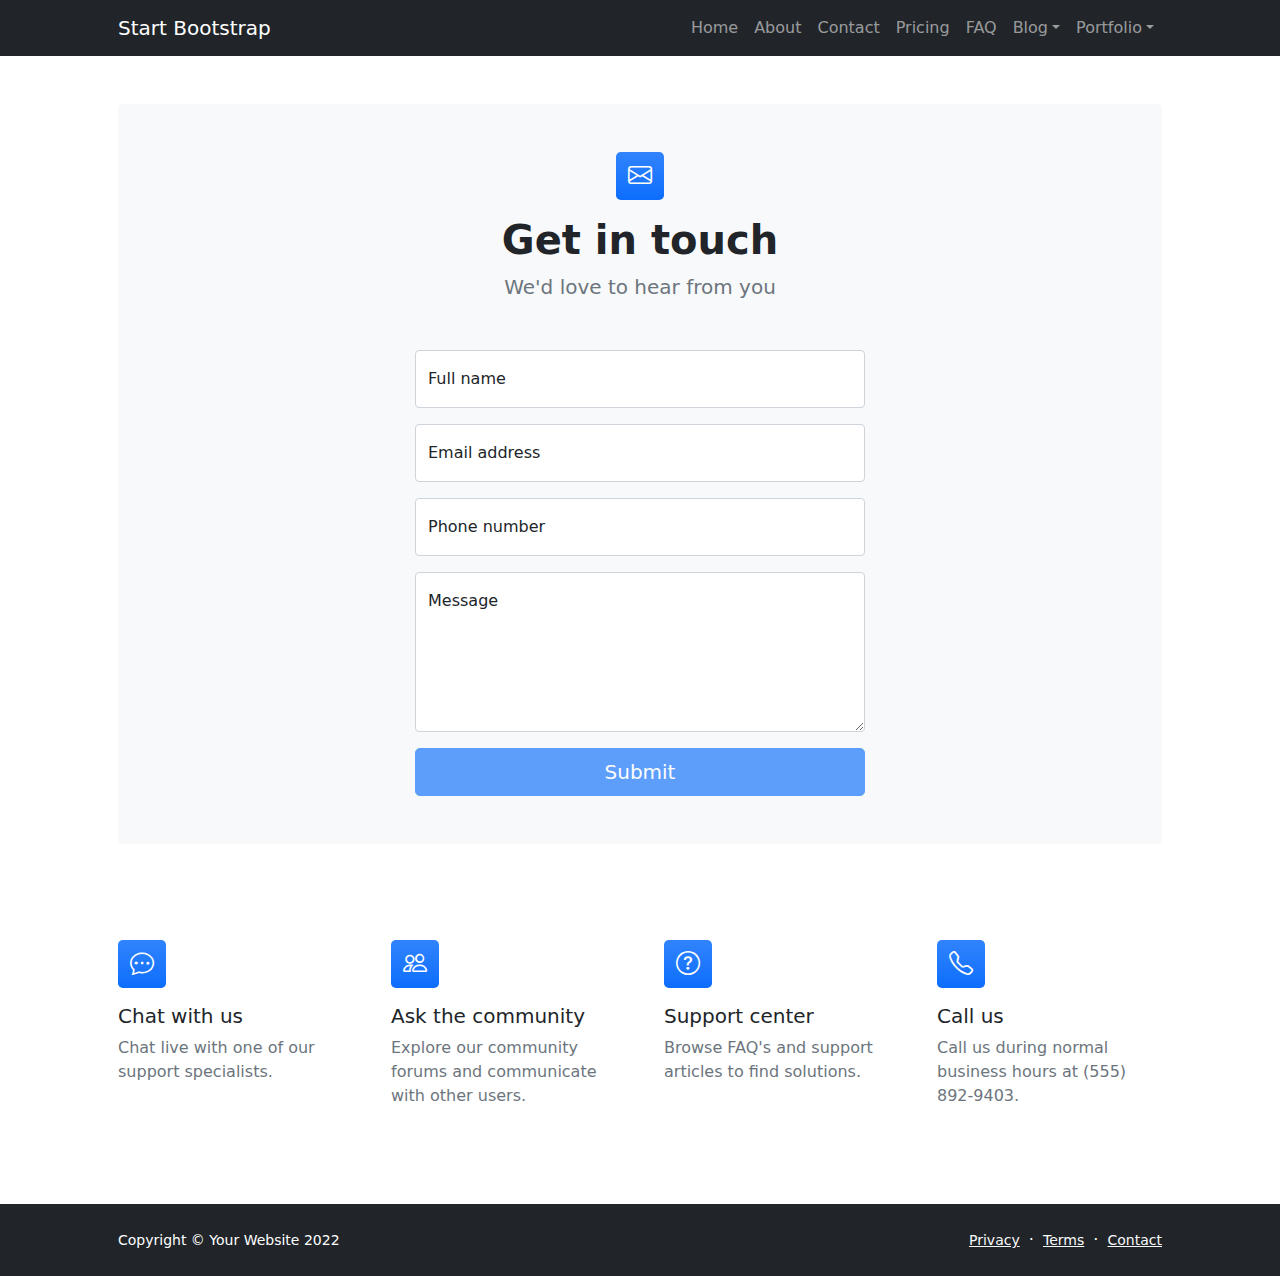
<file: _archive/contact.html>
<!DOCTYPE html>
<html lang="en">
    <head>
        <meta charset="utf-8" />
        <meta name="viewport" content="width=device-width, initial-scale=1, shrink-to-fit=no" />
        <meta name="description" content />
        <meta name="author" content />
        <title>Modern Business - Start Bootstrap Template</title>
        <!-- Favicon-->
        <link rel="icon" type="image/x-icon" href="assets/favicon.ico" />
        <!-- Bootstrap icons-->
        <link href="https://cdn.jsdelivr.net/npm/bootstrap-icons@1.5.0/font/bootstrap-icons.css" rel="stylesheet" />
        <!-- Core theme CSS (includes Bootstrap)-->
        <link href="css/styles.css" rel="stylesheet" />
    </head>
    <body class="d-flex flex-column">
        <main class="flex-shrink-0">
            <!-- Navigation-->
            <nav class="navbar navbar-expand-lg navbar-dark bg-dark">
                <div class="container px-5">
                    <a class="navbar-brand" href="index.html">Start Bootstrap</a>
                    <button class="navbar-toggler" type="button" data-bs-toggle="collapse" data-bs-target="#navbarSupportedContent" aria-controls="navbarSupportedContent" aria-expanded="false" aria-label="Toggle navigation"><span class="navbar-toggler-icon"></span></button>
                    <div class="collapse navbar-collapse" id="navbarSupportedContent">
                        <ul class="navbar-nav ms-auto mb-2 mb-lg-0">
                            <li class="nav-item"><a class="nav-link" href="index.html">Home</a></li>
                            <li class="nav-item"><a class="nav-link" href="about.html">About</a></li>
                            <li class="nav-item"><a class="nav-link" href="contact.html">Contact</a></li>
                            <li class="nav-item"><a class="nav-link" href="pricing.html">Pricing</a></li>
                            <li class="nav-item"><a class="nav-link" href="faq.html">FAQ</a></li>
                            <li class="nav-item dropdown">
                                <a class="nav-link dropdown-toggle" id="navbarDropdownBlog" href="#" role="button" data-bs-toggle="dropdown" aria-expanded="false">Blog</a>
                                <ul class="dropdown-menu dropdown-menu-end" aria-labelledby="navbarDropdownBlog">
                                    <li><a class="dropdown-item" href="blog-home.html">Blog Home</a></li>
                                    <li><a class="dropdown-item" href="blog-post.html">Blog Post</a></li>
                                </ul>
                            </li>
                            <li class="nav-item dropdown">
                                <a class="nav-link dropdown-toggle" id="navbarDropdownPortfolio" href="#" role="button" data-bs-toggle="dropdown" aria-expanded="false">Portfolio</a>
                                <ul class="dropdown-menu dropdown-menu-end" aria-labelledby="navbarDropdownPortfolio">
                                    <li><a class="dropdown-item" href="portfolio-overview.html">Portfolio Overview</a></li>
                                    <li><a class="dropdown-item" href="portfolio-item.html">Portfolio Item</a></li>
                                </ul>
                            </li>
                        </ul>
                    </div>
                </div>
            </nav>
            <!-- Page content-->
            <section class="py-5">
                <div class="container px-5">
                    <!-- Contact form-->
                    <div class="bg-light rounded-3 py-5 px-4 px-md-5 mb-5">
                        <div class="text-center mb-5">
                            <div class="feature bg-primary bg-gradient text-white rounded-3 mb-3"><i class="bi bi-envelope"></i></div>
                            <h1 class="fw-bolder">Get in touch</h1>
                            <p class="lead fw-normal text-muted mb-0">We'd love to hear from you</p>
                        </div>
                        <div class="row gx-5 justify-content-center">
                            <div class="col-lg-8 col-xl-6">
                                <!-- * * * * * * * * * * * * * * *-->
                                <!-- * * SB Forms Contact Form * *-->
                                <!-- * * * * * * * * * * * * * * *-->
                                <!-- This form is pre-integrated with SB Forms.-->
                                <!-- To make this form functional, sign up at-->
                                <!-- https://startbootstrap.com/solution/contact-forms-->
                                <!-- to get an API token!-->
                                <form id="contactForm" data-sb-form-api-token="API_TOKEN">
                                    <!-- Name input-->
                                    <div class="form-floating mb-3">
                                        <input class="form-control" id="name" type="text" placeholder="Enter your name..." data-sb-validations="required" />
                                        <label for="name">Full name</label>
                                        <div class="invalid-feedback" data-sb-feedback="name:required">A name is required.</div>
                                    </div>
                                    <!-- Email address input-->
                                    <div class="form-floating mb-3">
                                        <input class="form-control" id="email" type="email" placeholder="name@example.com" data-sb-validations="required,email" />
                                        <label for="email">Email address</label>
                                        <div class="invalid-feedback" data-sb-feedback="email:required">An email is required.</div>
                                        <div class="invalid-feedback" data-sb-feedback="email:email">Email is not valid.</div>
                                    </div>
                                    <!-- Phone number input-->
                                    <div class="form-floating mb-3">
                                        <input class="form-control" id="phone" type="tel" placeholder="(123) 456-7890" data-sb-validations="required" />
                                        <label for="phone">Phone number</label>
                                        <div class="invalid-feedback" data-sb-feedback="phone:required">A phone number is required.</div>
                                    </div>
                                    <!-- Message input-->
                                    <div class="form-floating mb-3">
                                        <textarea class="form-control" id="message" type="text" placeholder="Enter your message here..." style="height: 10rem" data-sb-validations="required"></textarea>
                                        <label for="message">Message</label>
                                        <div class="invalid-feedback" data-sb-feedback="message:required">A message is required.</div>
                                    </div>
                                    <!-- Submit success message-->
                                    <!---->
                                    <!-- This is what your users will see when the form-->
                                    <!-- has successfully submitted-->
                                    <div class="d-none" id="submitSuccessMessage">
                                        <div class="text-center mb-3">
                                            <div class="fw-bolder">Form submission successful!</div>
                                            To activate this form, sign up at
                                            <br />
                                            <a href="https://startbootstrap.com/solution/contact-forms">https://startbootstrap.com/solution/contact-forms</a>
                                        </div>
                                    </div>
                                    <!-- Submit error message-->
                                    <!---->
                                    <!-- This is what your users will see when there is-->
                                    <!-- an error submitting the form-->
                                    <div class="d-none" id="submitErrorMessage"><div class="text-center text-danger mb-3">Error sending message!</div></div>
                                    <!-- Submit Button-->
                                    <div class="d-grid"><button class="btn btn-primary btn-lg disabled" id="submitButton" type="submit">Submit</button></div>
                                </form>
                            </div>
                        </div>
                    </div>
                    <!-- Contact cards-->
                    <div class="row gx-5 row-cols-2 row-cols-lg-4 py-5">
                        <div class="col">
                            <div class="feature bg-primary bg-gradient text-white rounded-3 mb-3"><i class="bi bi-chat-dots"></i></div>
                            <div class="h5 mb-2">Chat with us</div>
                            <p class="text-muted mb-0">Chat live with one of our support specialists.</p>
                        </div>
                        <div class="col">
                            <div class="feature bg-primary bg-gradient text-white rounded-3 mb-3"><i class="bi bi-people"></i></div>
                            <div class="h5">Ask the community</div>
                            <p class="text-muted mb-0">Explore our community forums and communicate with other users.</p>
                        </div>
                        <div class="col">
                            <div class="feature bg-primary bg-gradient text-white rounded-3 mb-3"><i class="bi bi-question-circle"></i></div>
                            <div class="h5">Support center</div>
                            <p class="text-muted mb-0">Browse FAQ's and support articles to find solutions.</p>
                        </div>
                        <div class="col">
                            <div class="feature bg-primary bg-gradient text-white rounded-3 mb-3"><i class="bi bi-telephone"></i></div>
                            <div class="h5">Call us</div>
                            <p class="text-muted mb-0">Call us during normal business hours at (555) 892-9403.</p>
                        </div>
                    </div>
                </div>
            </section>
        </main>
        <!-- Footer-->
        <footer class="bg-dark py-4 mt-auto">
            <div class="container px-5">
                <div class="row align-items-center justify-content-between flex-column flex-sm-row">
                    <div class="col-auto"><div class="small m-0 text-white">Copyright &copy; Your Website 2022</div></div>
                    <div class="col-auto">
                        <a class="link-light small" href="#!">Privacy</a>
                        <span class="text-white mx-1">&middot;</span>
                        <a class="link-light small" href="#!">Terms</a>
                        <span class="text-white mx-1">&middot;</span>
                        <a class="link-light small" href="#!">Contact</a>
                    </div>
                </div>
            </div>
        </footer>
        <!-- Bootstrap core JS-->
        <script src="https://cdn.jsdelivr.net/npm/bootstrap@5.1.3/dist/js/bootstrap.bundle.min.js"></script>
        <!-- Core theme JS-->
        <script src="js/scripts.js"></script>
        <!-- * * * * * * * * * * * * * * * * * * * * * * * * * * * * * * * * * * * * * * * *-->
        <!-- * *                               SB Forms JS                               * *-->
        <!-- * * Activate your form at https://startbootstrap.com/solution/contact-forms * *-->
        <!-- * * * * * * * * * * * * * * * * * * * * * * * * * * * * * * * * * * * * * * * *-->
        <script src="https://cdn.startbootstrap.com/sb-forms-latest.js"></script>
    </body>
</html>
</file>
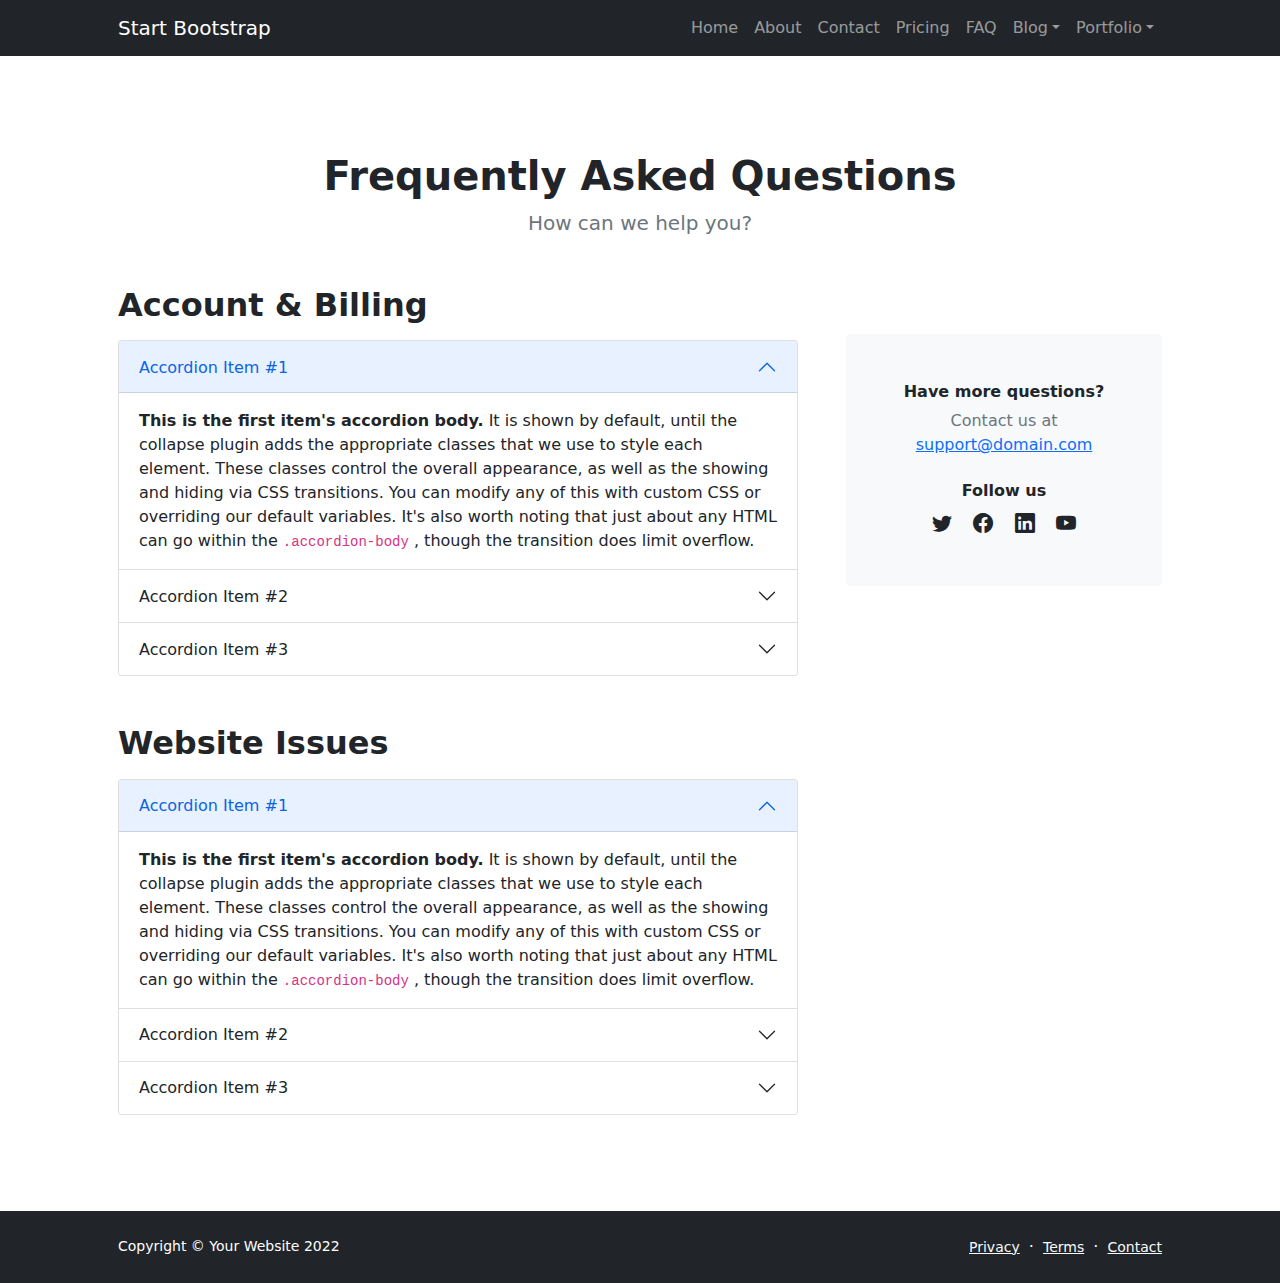
<file: _archive/faq.html>
<!DOCTYPE html>
<html lang="en">
    <head>
        <meta charset="utf-8" />
        <meta name="viewport" content="width=device-width, initial-scale=1, shrink-to-fit=no" />
        <meta name="description" content="" />
        <meta name="author" content="" />
        <title>Modern Business - Start Bootstrap Template</title>
        <!-- Favicon-->
        <link rel="icon" type="image/x-icon" href="assets/favicon.ico" />
        <!-- Bootstrap icons-->
        <link href="https://cdn.jsdelivr.net/npm/bootstrap-icons@1.5.0/font/bootstrap-icons.css" rel="stylesheet" />
        <!-- Core theme CSS (includes Bootstrap)-->
        <link href="css/styles.css" rel="stylesheet" />
    </head>
    <body class="d-flex flex-column h-100">
        <main class="flex-shrink-0">
            <!-- Navigation-->
            <nav class="navbar navbar-expand-lg navbar-dark bg-dark">
                <div class="container px-5">
                    <a class="navbar-brand" href="index.html">Start Bootstrap</a>
                    <button class="navbar-toggler" type="button" data-bs-toggle="collapse" data-bs-target="#navbarSupportedContent" aria-controls="navbarSupportedContent" aria-expanded="false" aria-label="Toggle navigation"><span class="navbar-toggler-icon"></span></button>
                    <div class="collapse navbar-collapse" id="navbarSupportedContent">
                        <ul class="navbar-nav ms-auto mb-2 mb-lg-0">
                            <li class="nav-item"><a class="nav-link" href="index.html">Home</a></li>
                            <li class="nav-item"><a class="nav-link" href="about.html">About</a></li>
                            <li class="nav-item"><a class="nav-link" href="contact.html">Contact</a></li>
                            <li class="nav-item"><a class="nav-link" href="pricing.html">Pricing</a></li>
                            <li class="nav-item"><a class="nav-link" href="faq.html">FAQ</a></li>
                            <li class="nav-item dropdown">
                                <a class="nav-link dropdown-toggle" id="navbarDropdownBlog" href="#" role="button" data-bs-toggle="dropdown" aria-expanded="false">Blog</a>
                                <ul class="dropdown-menu dropdown-menu-end" aria-labelledby="navbarDropdownBlog">
                                    <li><a class="dropdown-item" href="blog-home.html">Blog Home</a></li>
                                    <li><a class="dropdown-item" href="blog-post.html">Blog Post</a></li>
                                </ul>
                            </li>
                            <li class="nav-item dropdown">
                                <a class="nav-link dropdown-toggle" id="navbarDropdownPortfolio" href="#" role="button" data-bs-toggle="dropdown" aria-expanded="false">Portfolio</a>
                                <ul class="dropdown-menu dropdown-menu-end" aria-labelledby="navbarDropdownPortfolio">
                                    <li><a class="dropdown-item" href="portfolio-overview.html">Portfolio Overview</a></li>
                                    <li><a class="dropdown-item" href="portfolio-item.html">Portfolio Item</a></li>
                                </ul>
                            </li>
                        </ul>
                    </div>
                </div>
            </nav>
            <!-- Page Content-->
            <section class="py-5">
                <div class="container px-5 my-5">
                    <div class="text-center mb-5">
                        <h1 class="fw-bolder">Frequently Asked Questions</h1>
                        <p class="lead fw-normal text-muted mb-0">How can we help you?</p>
                    </div>
                    <div class="row gx-5">
                        <div class="col-xl-8">
                            <!-- FAQ Accordion 1-->
                            <h2 class="fw-bolder mb-3">Account &amp; Billing</h2>
                            <div class="accordion mb-5" id="accordionExample">
                                <div class="accordion-item">
                                    <h3 class="accordion-header" id="headingOne"><button class="accordion-button" type="button" data-bs-toggle="collapse" data-bs-target="#collapseOne" aria-expanded="true" aria-controls="collapseOne">Accordion Item #1</button></h3>
                                    <div class="accordion-collapse collapse show" id="collapseOne" aria-labelledby="headingOne" data-bs-parent="#accordionExample">
                                        <div class="accordion-body">
                                            <strong>This is the first item's accordion body.</strong>
                                            It is shown by default, until the collapse plugin adds the appropriate classes that we use to style each element. These classes control the overall appearance, as well as the showing and hiding via CSS transitions. You can modify any of this with custom CSS or overriding our default variables. It's also worth noting that just about any HTML can go within the
                                            <code>.accordion-body</code>
                                            , though the transition does limit overflow.
                                        </div>
                                    </div>
                                </div>
                                <div class="accordion-item">
                                    <h3 class="accordion-header" id="headingTwo"><button class="accordion-button collapsed" type="button" data-bs-toggle="collapse" data-bs-target="#collapseTwo" aria-expanded="false" aria-controls="collapseTwo">Accordion Item #2</button></h3>
                                    <div class="accordion-collapse collapse" id="collapseTwo" aria-labelledby="headingTwo" data-bs-parent="#accordionExample">
                                        <div class="accordion-body">
                                            <strong>This is the second item's accordion body.</strong>
                                            It is hidden by default, until the collapse plugin adds the appropriate classes that we use to style each element. These classes control the overall appearance, as well as the showing and hiding via CSS transitions. You can modify any of this with custom CSS or overriding our default variables. It's also worth noting that just about any HTML can go within the
                                            <code>.accordion-body</code>
                                            , though the transition does limit overflow.
                                        </div>
                                    </div>
                                </div>
                                <div class="accordion-item">
                                    <h3 class="accordion-header" id="headingThree"><button class="accordion-button collapsed" type="button" data-bs-toggle="collapse" data-bs-target="#collapseThree" aria-expanded="false" aria-controls="collapseThree">Accordion Item #3</button></h3>
                                    <div class="accordion-collapse collapse" id="collapseThree" aria-labelledby="headingThree" data-bs-parent="#accordionExample">
                                        <div class="accordion-body">
                                            <strong>This is the third item's accordion body.</strong>
                                            It is hidden by default, until the collapse plugin adds the appropriate classes that we use to style each element. These classes control the overall appearance, as well as the showing and hiding via CSS transitions. You can modify any of this with custom CSS or overriding our default variables. It's also worth noting that just about any HTML can go within the
                                            <code>.accordion-body</code>
                                            , though the transition does limit overflow.
                                        </div>
                                    </div>
                                </div>
                            </div>
                            <!-- FAQ Accordion 2-->
                            <h2 class="fw-bolder mb-3">Website Issues</h2>
                            <div class="accordion mb-5 mb-xl-0" id="accordionExample2">
                                <div class="accordion-item">
                                    <h3 class="accordion-header" id="headingOne"><button class="accordion-button" type="button" data-bs-toggle="collapse" data-bs-target="#collapseOne" aria-expanded="true" aria-controls="collapseOne">Accordion Item #1</button></h3>
                                    <div class="accordion-collapse collapse show" id="collapseOne" aria-labelledby="headingOne" data-bs-parent="#accordionExample2">
                                        <div class="accordion-body">
                                            <strong>This is the first item's accordion body.</strong>
                                            It is shown by default, until the collapse plugin adds the appropriate classes that we use to style each element. These classes control the overall appearance, as well as the showing and hiding via CSS transitions. You can modify any of this with custom CSS or overriding our default variables. It's also worth noting that just about any HTML can go within the
                                            <code>.accordion-body</code>
                                            , though the transition does limit overflow.
                                        </div>
                                    </div>
                                </div>
                                <div class="accordion-item">
                                    <h3 class="accordion-header" id="headingTwo"><button class="accordion-button collapsed" type="button" data-bs-toggle="collapse" data-bs-target="#collapseTwo" aria-expanded="false" aria-controls="collapseTwo">Accordion Item #2</button></h3>
                                    <div class="accordion-collapse collapse" id="collapseTwo" aria-labelledby="headingTwo" data-bs-parent="#accordionExample2">
                                        <div class="accordion-body">
                                            <strong>This is the second item's accordion body.</strong>
                                            It is hidden by default, until the collapse plugin adds the appropriate classes that we use to style each element. These classes control the overall appearance, as well as the showing and hiding via CSS transitions. You can modify any of this with custom CSS or overriding our default variables. It's also worth noting that just about any HTML can go within the
                                            <code>.accordion-body</code>
                                            , though the transition does limit overflow.
                                        </div>
                                    </div>
                                </div>
                                <div class="accordion-item">
                                    <h3 class="accordion-header" id="headingThree"><button class="accordion-button collapsed" type="button" data-bs-toggle="collapse" data-bs-target="#collapseThree" aria-expanded="false" aria-controls="collapseThree">Accordion Item #3</button></h3>
                                    <div class="accordion-collapse collapse" id="collapseThree" aria-labelledby="headingThree" data-bs-parent="#accordionExample2">
                                        <div class="accordion-body">
                                            <strong>This is the third item's accordion body.</strong>
                                            It is hidden by default, until the collapse plugin adds the appropriate classes that we use to style each element. These classes control the overall appearance, as well as the showing and hiding via CSS transitions. You can modify any of this with custom CSS or overriding our default variables. It's also worth noting that just about any HTML can go within the
                                            <code>.accordion-body</code>
                                            , though the transition does limit overflow.
                                        </div>
                                    </div>
                                </div>
                            </div>
                        </div>
                        <div class="col-xl-4">
                            <div class="card border-0 bg-light mt-xl-5">
                                <div class="card-body p-4 py-lg-5">
                                    <div class="d-flex align-items-center justify-content-center">
                                        <div class="text-center">
                                            <div class="h6 fw-bolder">Have more questions?</div>
                                            <p class="text-muted mb-4">
                                                Contact us at
                                                <br />
                                                <a href="#!">support@domain.com</a>
                                            </p>
                                            <div class="h6 fw-bolder">Follow us</div>
                                            <a class="fs-5 px-2 link-dark" href="#!"><i class="bi-twitter"></i></a>
                                            <a class="fs-5 px-2 link-dark" href="#!"><i class="bi-facebook"></i></a>
                                            <a class="fs-5 px-2 link-dark" href="#!"><i class="bi-linkedin"></i></a>
                                            <a class="fs-5 px-2 link-dark" href="#!"><i class="bi-youtube"></i></a>
                                        </div>
                                    </div>
                                </div>
                            </div>
                        </div>
                    </div>
                </div>
            </section>
        </main>
        <!-- Footer-->
        <footer class="bg-dark py-4 mt-auto">
            <div class="container px-5">
                <div class="row align-items-center justify-content-between flex-column flex-sm-row">
                    <div class="col-auto"><div class="small m-0 text-white">Copyright &copy; Your Website 2022</div></div>
                    <div class="col-auto">
                        <a class="link-light small" href="#!">Privacy</a>
                        <span class="text-white mx-1">&middot;</span>
                        <a class="link-light small" href="#!">Terms</a>
                        <span class="text-white mx-1">&middot;</span>
                        <a class="link-light small" href="#!">Contact</a>
                    </div>
                </div>
            </div>
        </footer>
        <!-- Bootstrap core JS-->
        <script src="https://cdn.jsdelivr.net/npm/bootstrap@5.1.3/dist/js/bootstrap.bundle.min.js"></script>
        <!-- Core theme JS-->
        <script src="js/scripts.js"></script>
    </body>
</html>
</file>
